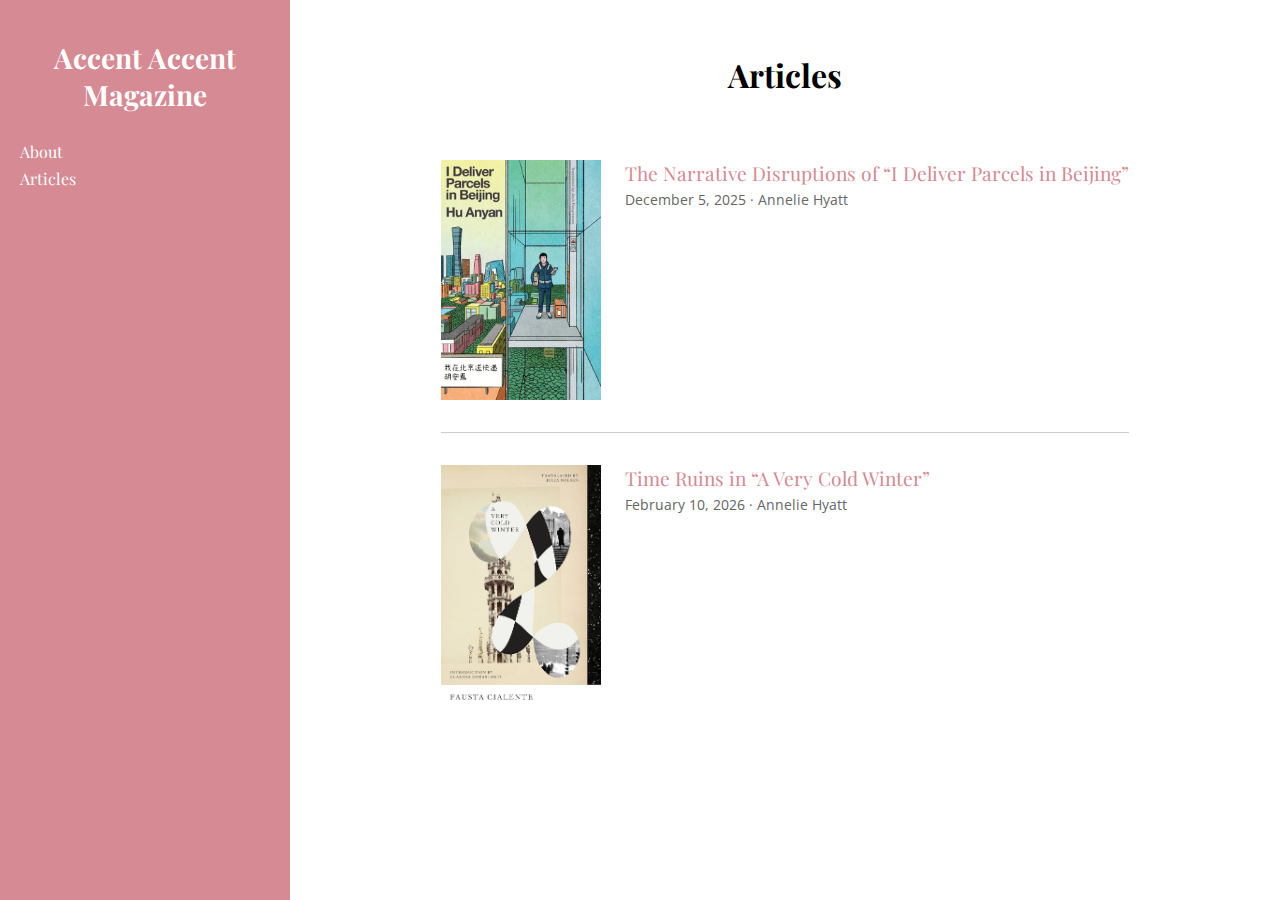
<file: posts/Articles.html>
<!DOCTYPE html>
<html lang="en">
<head>
  <meta charset="UTF-8" />
  <title>Articles - Accent Accent Magazine</title>
  <meta name="viewport" content="width=device-width, initial-scale=1.0" />
  <link href="https://fonts.googleapis.com/css2?family=Open+Sans&family=Playfair+Display&display=swap" rel="stylesheet">

  <style>
    /* === BASE TEMPLATE (same as index) === */
    body {
      margin: 0;
      font-family: 'Open Sans', sans-serif;
      display: flex;
      flex-direction: row;
    }

    .container {
      display: flex;
      width: 100%;
      min-height: 100vh;
    }

    .sidebar {
      width: 250px;
      background-color: #D58A94;
      padding: 20px;
      color: white;
      font-family: 'Playfair Display', serif;
    }

    .sidebar h1 {
      font-size: 28px;
      margin-bottom: 1em;
    }

    .sidebar ul {
      list-style: none;
      padding: 0;
      margin: 0;
    }

    .sidebar ul ul {
      margin-left: 1em;
      display: none;
    }

    .sidebar li:hover > ul {
      display: block;
    }

    .sidebar a {
      color: white;
      text-decoration: none;
      display: block;
      margin: 6px 0;
    }

    .content-wrapper {
      flex-grow: 1;
      display: flex;
      flex-direction: column;
    }

    .content {
      padding: 2em;
      max-width: 900px;
      margin: 0 auto;
    }

    h1 {
      font-family: 'Playfair Display', serif;
      text-align: center;
      margin-bottom: 2em;
    }

    a {
      color: #D58A94;
    }

    hr {
      border: none;
      border-top: 1px solid #ccc;
      margin: 2em 0;
    }

    /* === ARTICLES LIST === */
    .article-entry {
      display: flex;
      gap: 1.5em;
      align-items: flex-start;
    }

    .article-entry img {
      width: 160px;
      height: auto;
      object-fit: cover;
    }

    .article-info a {
      font-family: 'Playfair Display', serif;
      font-size: 1.2em;
      text-decoration: none;
    }

    .article-meta {
      font-size: 0.9em;
      color: #666;
      margin-top: 0.25em;
    }

    /* === MOBILE === */
    @media (max-width: 768px) {
      body {
        flex-direction: column;
      }

      .container {
        flex-direction: column;
      }

      .sidebar {
        width: 100%;
        text-align: center;
      }

      .sidebar nav ul {
        display: flex;
        justify-content: center;
        gap: 1em;
      }

      .sidebar ul ul {
        position: absolute;
        background-color: #c77985;
        padding: 0.5em;
      }

      /* Hide the Articles submenu entirely on small screens */
      .sidebar ul ul {
        display: none !important;
      }

      .article-entry {
        flex-direction: column;
        text-align: center;
        align-items: center;
      }

      .article-entry img {
        width: 100%;
        max-width: 300px;
      }
    }
  </style>
</head>

<body>
  <div class="container">

    <!-- SIDEBAR -->
    <aside class="sidebar">
      <h1>Accent Accent Magazine</h1>
      <nav>
        <ul>
          <li><a href="../index.html">About</a></li>
          <li><a href="articles.html">Articles</a>
            <ul>
              <li><a href="./review-i-deliver-parcels-in-beijing.html">I Deliver Parcels in Beijing</a></li>
              <li><a href="./review-time-ruines-in-a-very-cold-winter.html">A Very Cold Winter</a></li>
            </ul>
          </li>
        </ul>
      </nav>
    </aside>

    <!-- CONTENT -->
    <div class="content-wrapper">
      <main class="content">
        <h1>Articles</h1>

        <div class="article-entry">
          <img src="../images/i-deliver-parcels-in-beijing.webp" alt="">
          <div class="article-info">
            <a href="./review-i-deliver-parcels-in-beijing.html">
              The Narrative Disruptions of “I Deliver Parcels in Beijing”
            </a>
            <div class="article-meta">December 5, 2025 · Annelie Hyatt</div>
          </div>
        </div>

        <hr>

        <div class="article-entry">
          <img src="../images/a-very-cold-winter.jpg" alt="">
          <div class="article-info">
            <a href="./review-time-ruines-in-a-very-cold-winter.html">
              Time Ruins in “A Very Cold Winter”
            </a>
            <div class="article-meta">February 10, 2026 · Annelie Hyatt</div>
          </div>
        </div>

      </main>
    </div>

  </div>
</body>
</html>
</file>
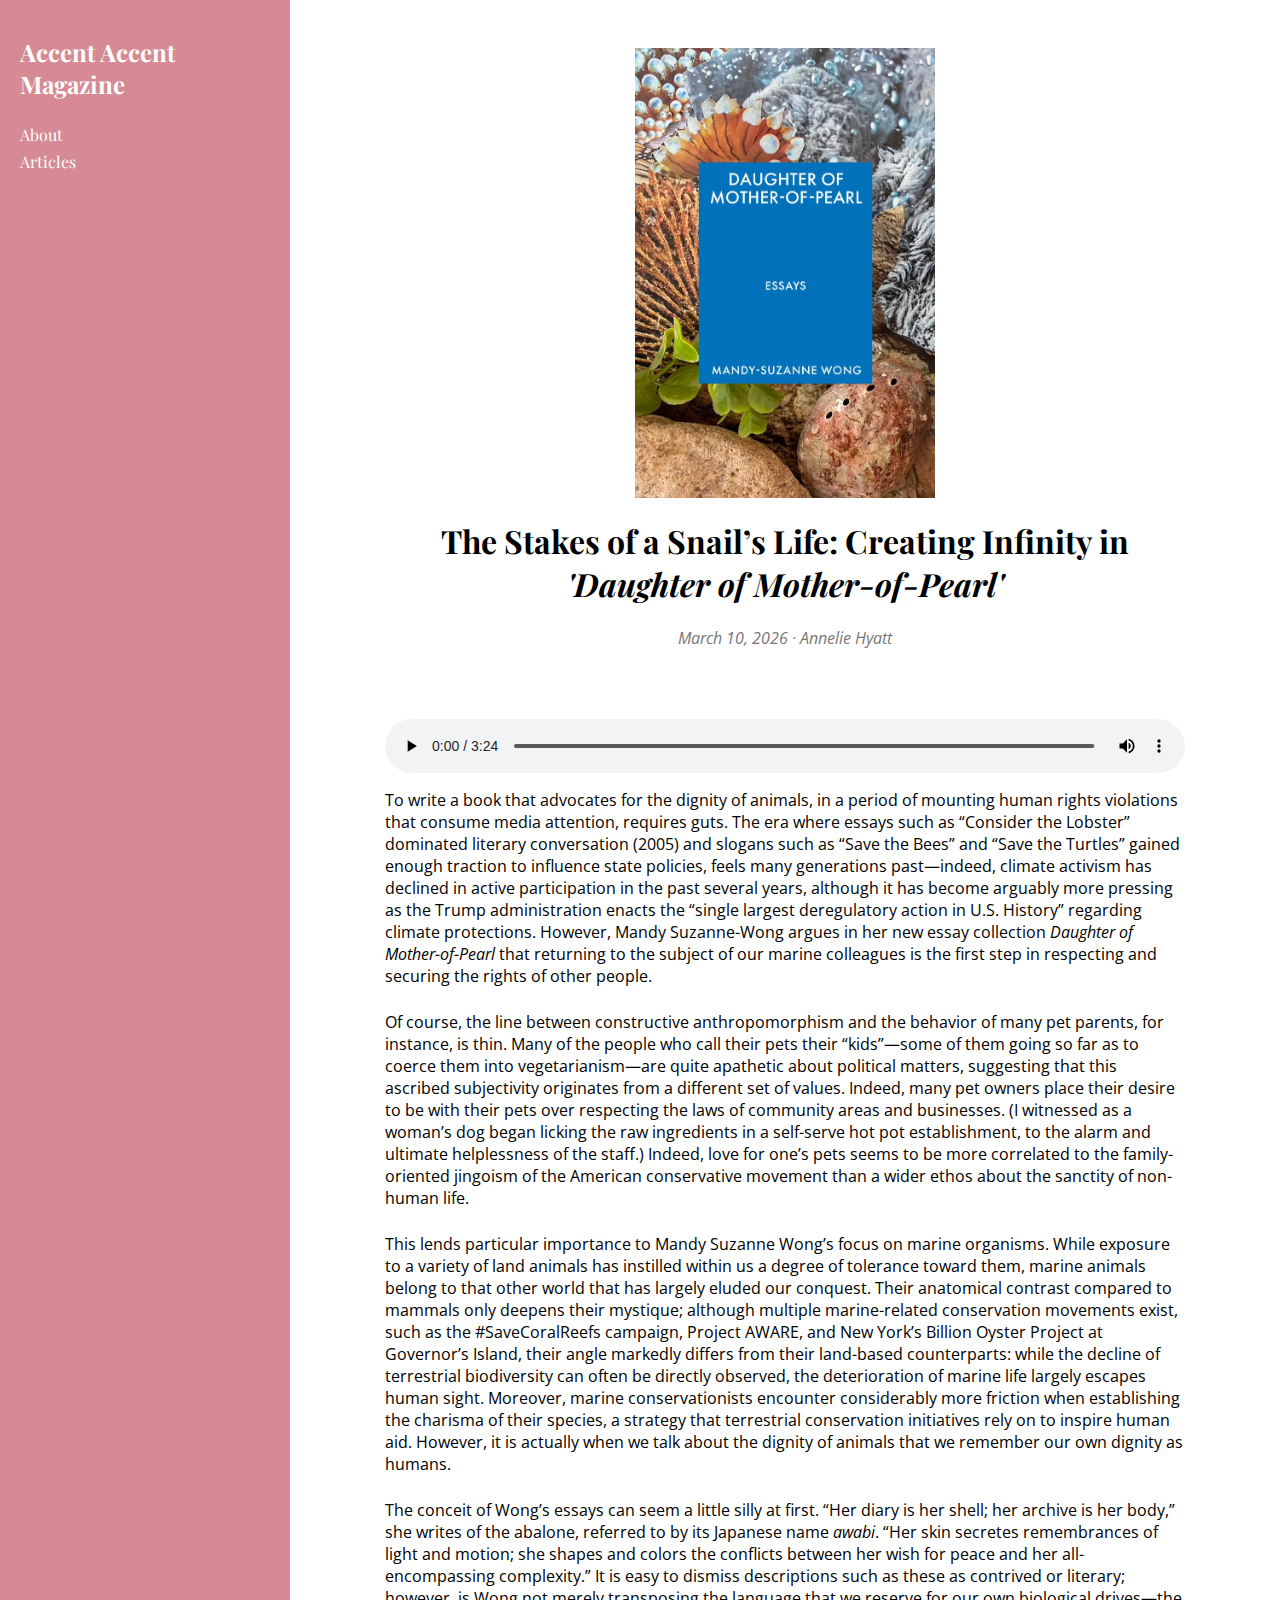
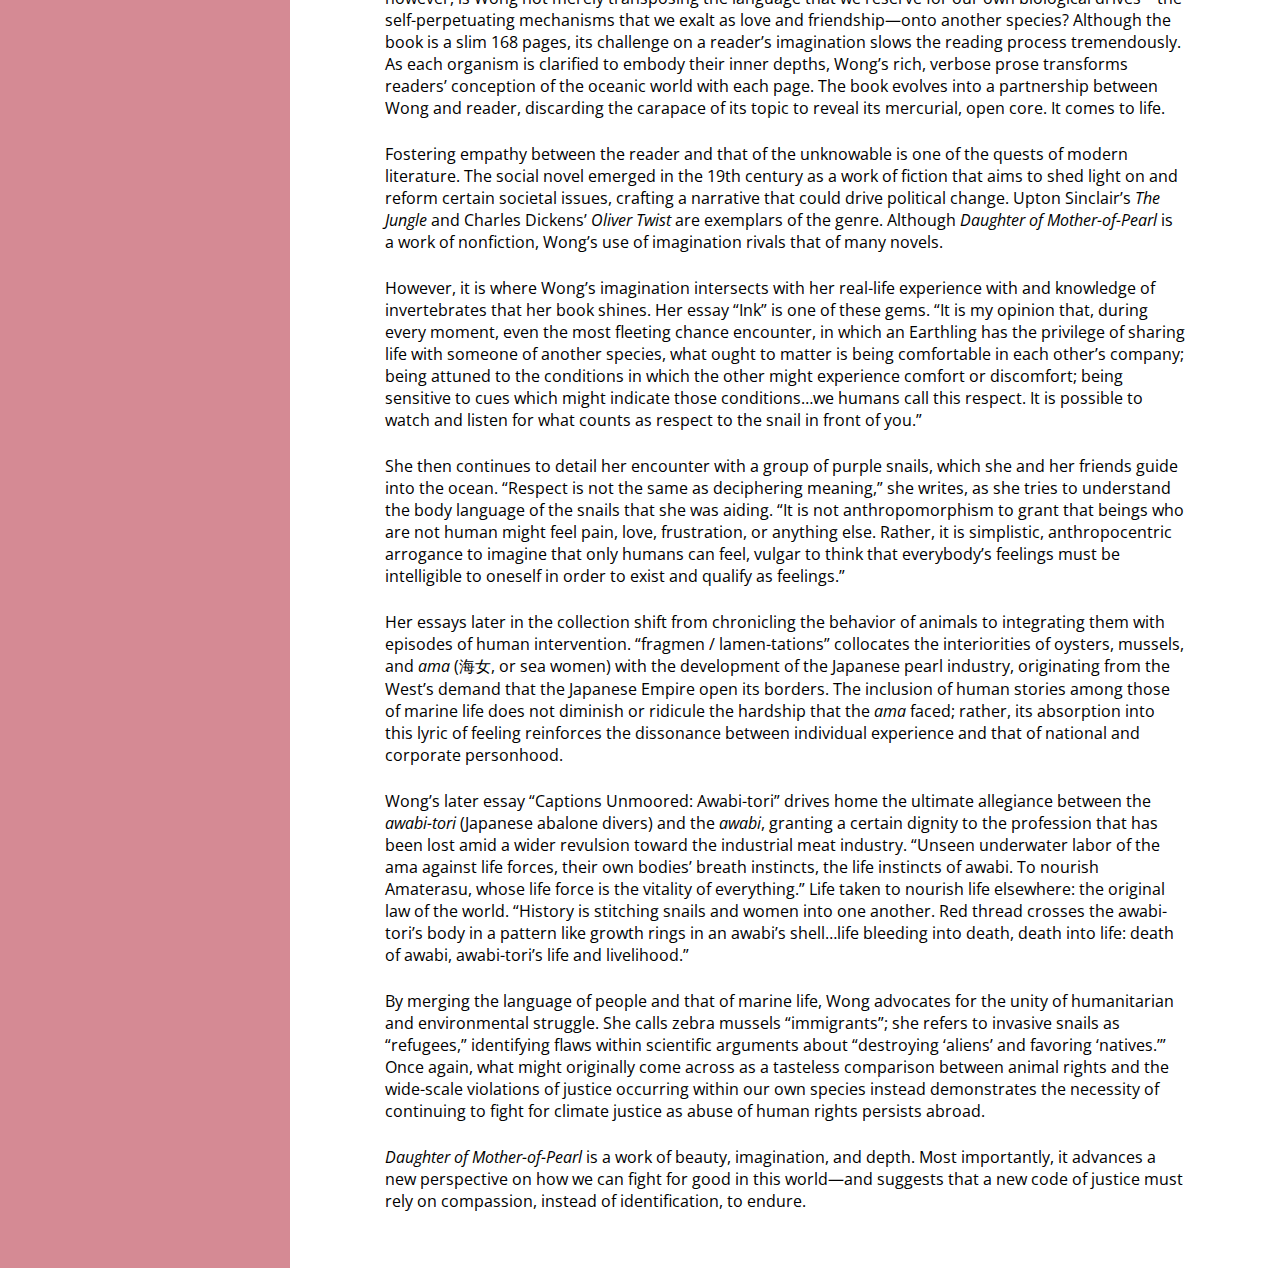
<file: posts/review-daughter-of-mother-of-pearl.html>
<!DOCTYPE html>
<html lang="en">
<head>
  <meta charset="UTF-8" />
  <title>The Stakes of a Snail’s Life: Creating Infinity in 'Daughter Of Mother-of-Pearl'</title>
  <link rel="stylesheet" href="../styles.css" />
  <link href="https://fonts.googleapis.com/css2?family=Open+Sans&family=Playfair+Display&display=swap" rel="stylesheet">
  <style>
  .post-wrapper {
    padding: 2em;
    max-width: 800px;
    margin: 0 auto;
  }

  .post-wrapper h1 {
    font-family: 'Playfair Display', serif;
    text-align: center;
  }

  .post-wrapper p {
    margin-bottom: 1.5em;
  }

  .meta {
    text-align: center;
    color: #777;
    margin-bottom: 1.5em;
    font-style: italic;
  }


  .container {
    display: flex;
    width: 100%;
    min-height: 100vh;
  }

  .sidebar {
    width: 250px;
    background-color: #D58A94;
    padding: 20px;
    color: white;
    font-family: 'Playfair Display', serif;
  }

  .sidebar h1 {
    font-size: 24px;
    margin-bottom: 1em;
  }

  .sidebar ul {
    list-style: none;
    padding: 0;
    margin: 0;
  }

  .sidebar ul ul {
    margin-left: 1em;
    display: none;
  }

  .sidebar li:hover > ul {
    display: block;
  }

  .sidebar a {
    color: white;
    text-decoration: none;
    display: block;
    margin: 6px 0;
  }

  a {
    color: #D58A94;
  }

  /* Responsive styles */
  @media (max-width: 768px) {
    body {
      flex-direction: column;
    }

    .container {
      flex-direction: column;
    }

    .sidebar {
      width: 100%;
      text-align: center;
    }

    .sidebar nav ul {
      display: flex;
      flex-direction: column;
      align-items: center;
      gap: 0.5em;
    }

    .sidebar ul ul {
      position: absolute;
      background-color: #c6717d;
      padding: 0.5em;
      top: 100%;
      z-index: 10;
    }

    .sidebar li {
      position: relative;
    }

    .sidebar li:hover > ul {
      display: block;
    }

    .sidebar h1 {
      margin-bottom: 0.5em;
    }

    /* Hide the Articles submenu entirely on small screens */
    .sidebar ul ul {
      display: none !important;
    }
  }
</style>

</head>
<body>
  <div class="container">
   <aside class="sidebar">
      <h1>Accent Accent Magazine</h1>
      <nav>
        <ul>
          <li><a href="../index.html">About</a></li>
          <li><a href="./Articles.html">Articles</a>
            <ul>
              <li><a href="./review-daughter-of-mother-of-pearl.html">The Stakes of a Snail’s Life: Creating Infinity in 'Daughter of Mother-of-Pearl'</a></li>
              <li><a href="./review-time-ruines-in-a-very-cold-winter.html">Time Ruins in 'A Very Cold Winter'</a></li>
              <li><a href="./review-i-deliver-parcels-in-beijing.html">The Narrative Disruptions of 'I Deliver Parcels in Beijing'</a></li>
            </ul>
          </li>
        </ul>
      </nav>
    </aside>
    <div class="post-wrapper">
     <img class="book-image" src="../images/daughter-of-mother-of-pearl.jpg" alt="Book cover image">

  <h1>The Stakes of a Snail’s Life: Creating Infinity in <em>'Daughter of Mother-of-Pearl'</em></h1>
  <div class="meta">March 10, 2026 · Annelie Hyatt</div>
  <audio controls>
  <source src="../images/recordings/a-very-cold-winter.m4a" type="audio/mpeg">
  Your browser does not support the audio element.
</audio>

  <p>To write a book that advocates for the dignity of animals, in a period of mounting human rights violations that consume media attention, requires guts. The era where essays such as “Consider the Lobster” dominated literary conversation (2005) and slogans such as “Save the Bees” and “Save the Turtles” gained enough traction to influence state policies, feels many generations past—indeed, climate activism has declined in active participation in the past several years, although it has become arguably more pressing as the Trump administration enacts the “single largest deregulatory action in U.S. History” regarding climate protections. However, Mandy Suzanne-Wong argues in her new essay collection <em>Daughter of Mother-of-Pearl</em> that returning to the subject of our marine colleagues is the first step in respecting and securing the rights of other people.</p>

  <p>Of course, the line between constructive anthropomorphism and the behavior of many pet parents, for instance, is thin. Many of the people who call their pets their “kids”—some of them going so far as to coerce them into vegetarianism—are quite apathetic about political matters, suggesting that this ascribed subjectivity originates from a different set of values. Indeed, many pet owners place their desire to be with their pets over respecting the laws of community areas and businesses. (I witnessed as a woman’s dog began licking the raw ingredients in a self-serve hot pot establishment, to the alarm and ultimate helplessness of the staff.) Indeed, love for one’s pets seems to be more correlated to the family-oriented jingoism of the American conservative movement than a wider ethos about the sanctity of non-human life.</p>

  <p>This lends particular importance to Mandy Suzanne Wong’s focus on marine organisms. While exposure to a variety of land animals has instilled within us a degree of tolerance toward them, marine animals belong to that other world that has largely eluded our conquest. Their anatomical contrast compared to mammals only deepens their mystique; although multiple marine-related conservation movements exist, such as the #SaveCoralReefs campaign, Project AWARE, and New York’s Billion Oyster Project at Governor’s Island, their angle markedly differs from their land-based counterparts: while the decline of terrestrial biodiversity can often be directly observed, the deterioration of marine life largely escapes human sight. Moreover, marine conservationists encounter considerably more friction when establishing the charisma of their species, a strategy that terrestrial conservation initiatives rely on to inspire human aid. However, it is actually when we talk about the dignity of animals that we remember our own dignity as humans.</p>

  <p>The conceit of Wong’s essays can seem a little silly at first. “Her diary is her shell; her archive is her body,” she writes of the abalone, referred to by its Japanese name <em>awabi</em>. “Her skin secretes remembrances of light and motion; she shapes and colors the conflicts between her wish for peace and her all-encompassing complexity.” It is easy to dismiss descriptions such as these as contrived or literary; however, is Wong not merely transposing the language that we reserve for our own biological drives—the self-perpetuating mechanisms that we exalt as love and friendship—onto another species? Although the book is a slim 168 pages, its challenge on a reader’s imagination slows the reading process tremendously. As each organism is clarified to embody their inner depths, Wong’s rich, verbose prose transforms readers’ conception of the oceanic world with each page. The book evolves into a partnership between Wong and reader, discarding the carapace of its topic to reveal its mercurial, open core. It comes to life.</p>

  <p>Fostering empathy between the reader and that of the unknowable is one of the quests of modern literature. The social novel emerged in the 19th century as a work of fiction that aims to shed light on and reform certain societal issues, crafting a narrative that could drive political change. Upton Sinclair’s <em>The Jungle</em> and Charles Dickens’ <em>Oliver Twist</em> are exemplars of the genre. Although <em>Daughter of Mother-of-Pearl</em> is a work of nonfiction, Wong’s use of imagination rivals that of many novels.</p>

  <p>However, it is where Wong’s imagination intersects with her real-life experience with and knowledge of invertebrates that her book shines. Her essay “Ink” is one of these gems. “It is my opinion that, during every moment, even the most fleeting chance encounter, in which an Earthling has the privilege of sharing life with someone of another species, what ought to matter is being comfortable in each other’s company; being attuned to the conditions in which the other might experience comfort or discomfort; being sensitive to cues which might indicate those conditions…we humans call this respect. It is possible to watch and listen for what counts as respect to the snail in front of you.”</p>

  <p>She then continues to detail her encounter with a group of purple snails, which she and her friends guide into the ocean. “Respect is not the same as deciphering meaning,” she writes, as she tries to understand the body language of the snails that she was aiding. “It is not anthropomorphism to grant that beings who are not human might feel pain, love, frustration, or anything else. Rather, it is simplistic, anthropocentric arrogance to imagine that only humans can feel, vulgar to think that everybody’s feelings must be intelligible to oneself in order to exist and qualify as feelings.”</p>

  <p>Her essays later in the collection shift from chronicling the behavior of animals to integrating them with episodes of human intervention. “fragmen / lamen-tations” collocates the interiorities of oysters, mussels, and <em>ama</em> (海女, or sea women) with the development of the Japanese pearl industry, originating from the West’s demand that the Japanese Empire open its borders. The inclusion of human stories among those of marine life does not diminish or ridicule the hardship that the <em>ama</em> faced; rather, its absorption into this lyric of feeling reinforces the dissonance between individual experience and that of national and corporate personhood.</p>

  <p>Wong’s later essay “Captions Unmoored: Awabi-tori” drives home the ultimate allegiance between the <em>awabi-tori</em> (Japanese abalone divers) and the <em>awabi</em>, granting a certain dignity to the profession that has been lost amid a wider revulsion toward the industrial meat industry. “Unseen underwater labor of the ama against life forces, their own bodies’ breath instincts, the life instincts of awabi. To nourish Amaterasu, whose life force is the vitality of everything.” Life taken to nourish life elsewhere: the original law of the world. “History is stitching snails and women into one another. Red thread crosses the awabi-tori’s body in a pattern like growth rings in an awabi’s shell…life bleeding into death, death into life: death of awabi, awabi-tori’s life and livelihood.”</p>

  <p>By merging the language of people and that of marine life, Wong advocates for the unity of humanitarian and environmental struggle. She calls zebra mussels “immigrants”; she refers to invasive snails as “refugees,” identifying flaws within scientific arguments about “destroying ‘aliens’ and favoring ‘natives.’” Once again, what might originally come across as a tasteless comparison between animal rights and the wide-scale violations of justice occurring within our own species instead demonstrates the necessity of continuing to fight for climate justice as abuse of human rights persists abroad.</p>

  <p><em>Daughter of Mother-of-Pearl</em> is a work of beauty, imagination, and depth. Most importantly, it advances a new perspective on how we can fight for good in this world—and suggests that a new code of justice must rely on compassion, instead of identification, to endure.</p>

</div>
  </div>
</body>
</html>
</file>
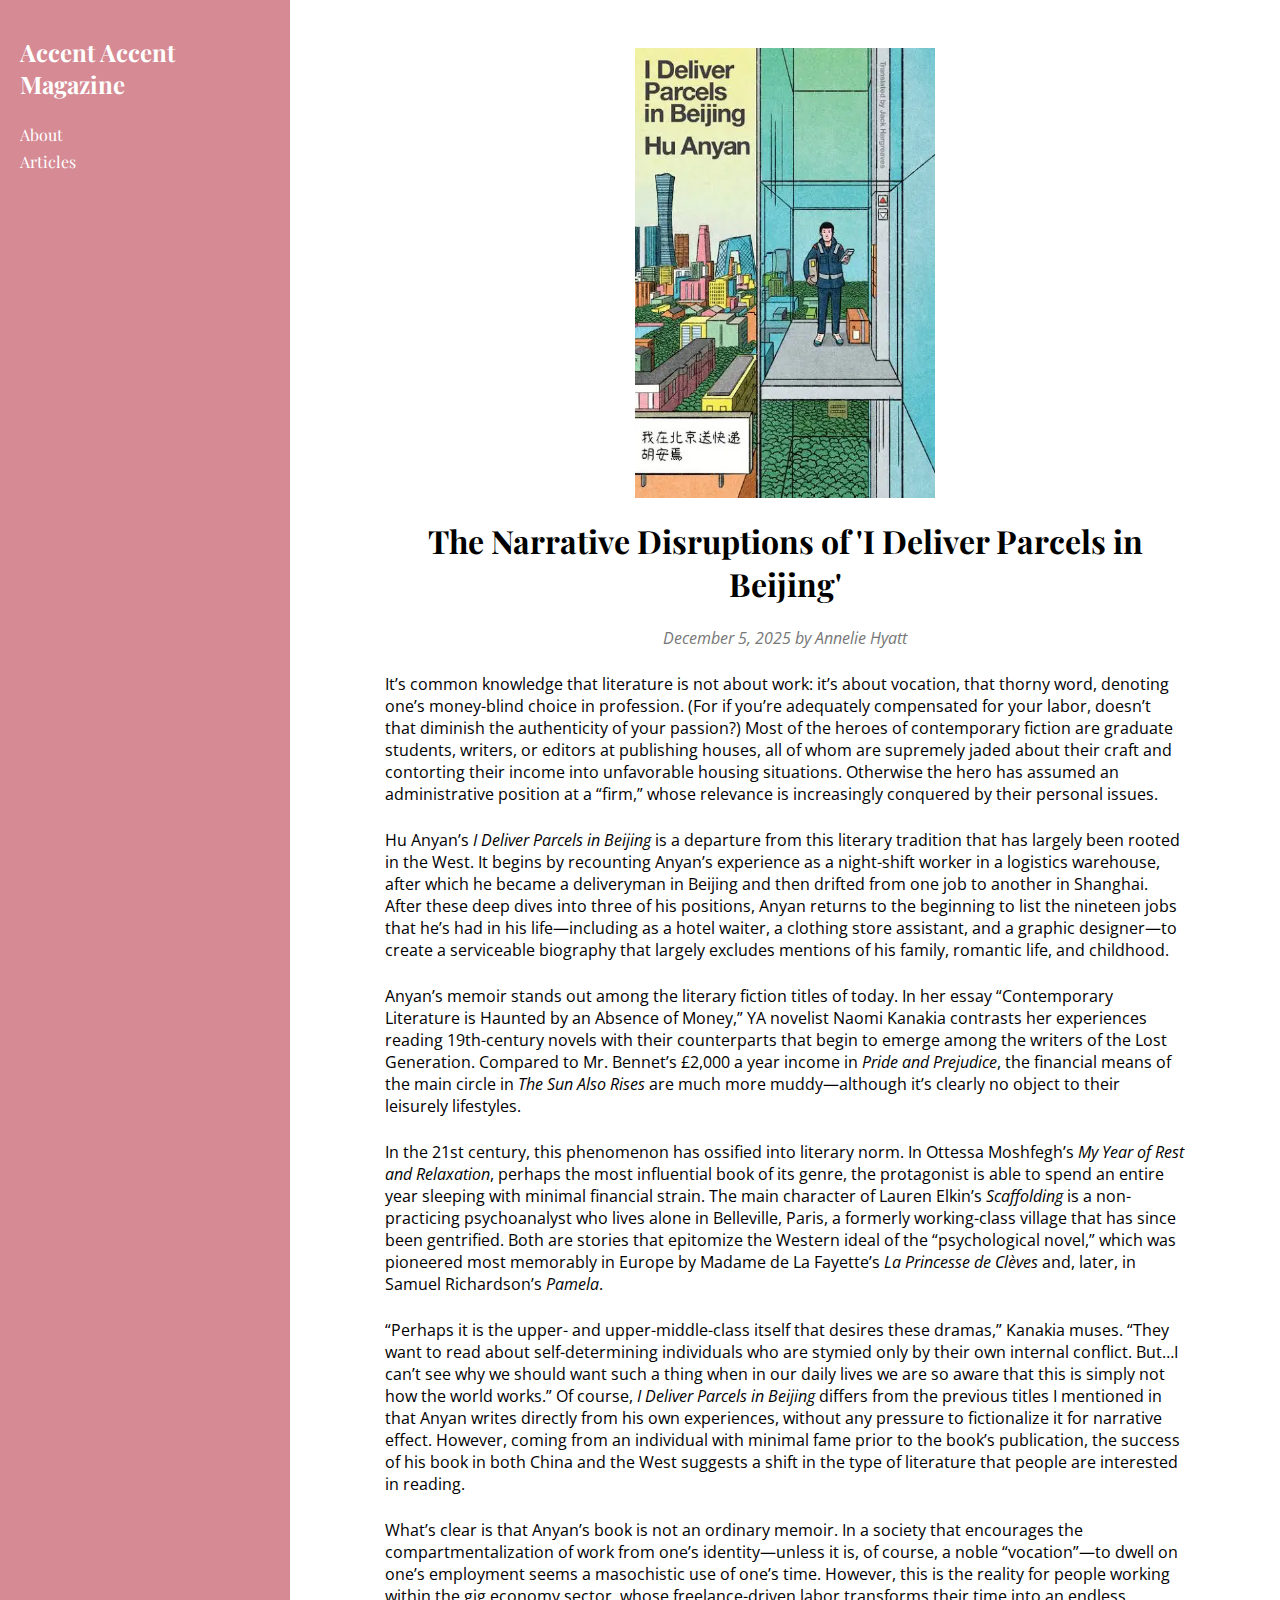
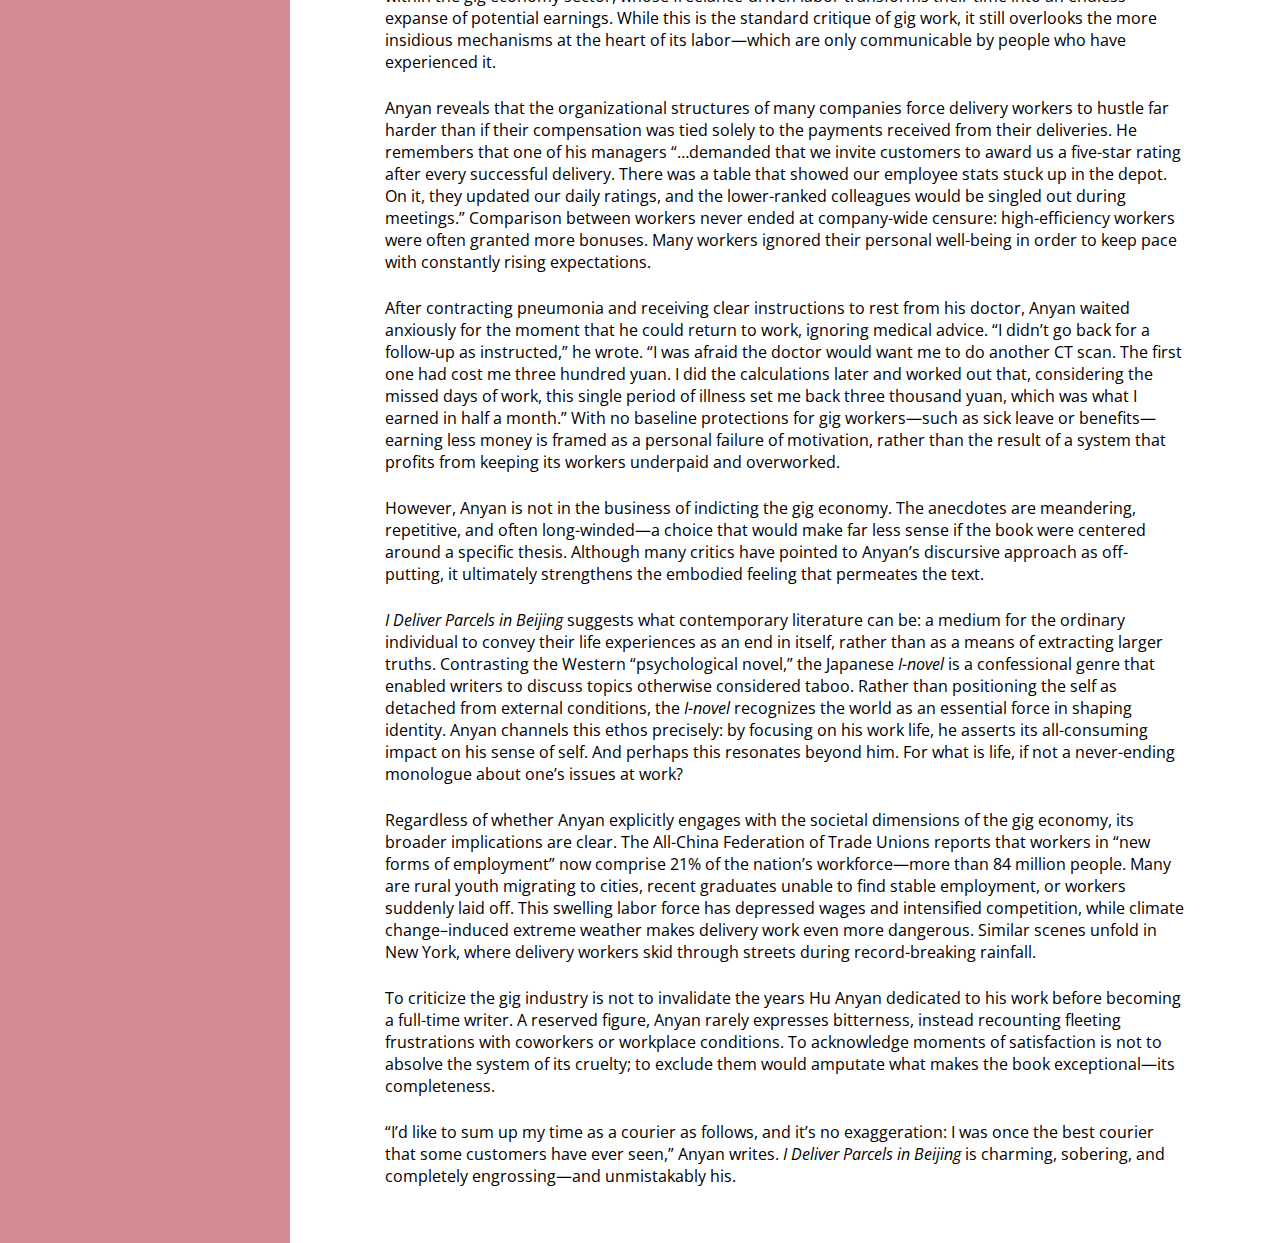
<file: posts/review-i-deliver-parcels-in-beijing.html>
<!DOCTYPE html>
<html lang="en">
<head>
  <meta charset="UTF-8" />
  <title>The Narrative Disruptions of 'I Deliver Parcels in Beijing'</title>
  <link rel="stylesheet" href="../styles.css" />
  <link href="https://fonts.googleapis.com/css2?family=Open+Sans&family=Playfair+Display&display=swap" rel="stylesheet">
  <style>
  .post-wrapper {
    padding: 2em;
    max-width: 800px;
    margin: 0 auto;
  }

  .post-wrapper h1 {
    font-family: 'Playfair Display', serif;
    text-align: center;
  }

  .post-wrapper p {
    margin-bottom: 1.5em;
  }

  .meta {
    text-align: center;
    color: #777;
    margin-bottom: 1.5em;
    font-style: italic;
  }


  .container {
    display: flex;
    width: 100%;
    min-height: 100vh;
  }

  .sidebar {
    width: 250px;
    background-color: #D58A94;
    padding: 20px;
    color: white;
    font-family: 'Playfair Display', serif;
  }

  .sidebar h1 {
    font-size: 24px;
    margin-bottom: 1em;
  }

  .sidebar ul {
    list-style: none;
    padding: 0;
    margin: 0;
  }

  .sidebar ul ul {
    margin-left: 1em;
    display: none;
  }

  .sidebar li:hover > ul {
    display: block;
  }

  .sidebar a {
    color: white;
    text-decoration: none;
    display: block;
    margin: 6px 0;
  }

  a {
    color: #D58A94;
  }

  /* Responsive styles */
  @media (max-width: 768px) {
    body {
      flex-direction: column;
    }

    .container {
      flex-direction: column;
    }

    .sidebar {
      width: 100%;
      text-align: center;
    }

    .sidebar nav ul {
      display: flex;
      flex-direction: column;
      align-items: center;
      gap: 0.5em;
    }

    .sidebar ul ul {
      position: absolute;
      background-color: #c6717d;
      padding: 0.5em;
      top: 100%;
      z-index: 10;
    }

    .sidebar li {
      position: relative;
    }

    .sidebar li:hover > ul {
      display: block;
    }

    .sidebar h1 {
      margin-bottom: 0.5em;
    }

    /* Hide the Articles submenu entirely on small screens */
    .sidebar ul ul {
      display: none !important;
    }
  }
</style>

</head>
<body>
  <div class="container">
   <aside class="sidebar">
      <h1>Accent Accent Magazine</h1>
      <nav>
        <ul>
          <li><a href="../index.html">About</a></li>
          <li><a href="./Articles.html">Articles</a>
            <ul>
              <li><a href="./review-i-deliver-parcels-in-beijing.html">The Narrative Disruptions of 'I Deliver Parcels in Beijing'</a></li>
              <li><a href="./review-time-ruines-in-a-very-cold-winter.html">Time Ruins in 'A Very Cold Winter'</a></li>
            </ul>
          </li>
        </ul>
      </nav>
    </aside>
    <div class="post-wrapper">
     <img class="book-image" src="../images/i-deliver-parcels-in-beijing.webp" alt="Book cover image">

      <h1>The Narrative Disruptions of 'I Deliver Parcels in Beijing'</h1>
      <div class="meta">December 5, 2025 by Annelie Hyatt</div>

      <p>It’s common knowledge that literature is not about work: it’s about vocation, that thorny word, denoting one’s money-blind choice in profession. (For if you’re adequately compensated for your labor, doesn’t that diminish the authenticity of your passion?) Most of the heroes of contemporary fiction are graduate students, writers, or editors at publishing houses, all of whom are supremely jaded about their craft and contorting their income into unfavorable housing situations. Otherwise the hero has assumed an administrative position at a “firm,” whose relevance is increasingly conquered by their personal issues.</p>

      <p>Hu Anyan’s <em>I Deliver Parcels in Beijing</em> is a departure from this literary tradition that has largely been rooted in the West. It begins by recounting Anyan’s experience as a night-shift worker in a logistics warehouse, after which he became a deliveryman in Beijing and then drifted from one job to another in Shanghai. After these deep dives into three of his positions, Anyan returns to the beginning to list the nineteen jobs that he’s had in his life—including as a hotel waiter, a clothing store assistant, and a graphic designer—to create a serviceable biography that largely excludes mentions of his family, romantic life, and childhood.</p>

      <p>Anyan’s memoir stands out among the literary fiction titles of today. In her essay “Contemporary Literature is Haunted by an Absence of Money,” YA novelist Naomi Kanakia contrasts her experiences reading 19th-century novels with their counterparts that begin to emerge among the writers of the Lost Generation. Compared to Mr. Bennet’s £2,000 a year income in <em>Pride and Prejudice</em>, the financial means of the main circle in <em>The Sun Also Rises</em> are much more muddy—although it’s clearly no object to their leisurely lifestyles.</p>

      <p>In the 21st century, this phenomenon has ossified into literary norm. In Ottessa Moshfegh’s <em>My Year of Rest and Relaxation</em>, perhaps the most influential book of its genre, the protagonist is able to spend an entire year sleeping with minimal financial strain. The main character of Lauren Elkin’s <em>Scaffolding</em> is a non-practicing psychoanalyst who lives alone in Belleville, Paris, a formerly working-class village that has since been gentrified. Both are stories that epitomize the Western ideal of the “psychological novel,” which was pioneered most memorably in Europe by Madame de La Fayette’s <em>La Princesse de Clèves</em> and, later, in Samuel Richardson’s <em>Pamela</em>.</p>

      <p>“Perhaps it is the upper- and upper-middle-class itself that desires these dramas,” Kanakia muses. “They want to read about self-determining individuals who are stymied only by their own internal conflict. But…I can’t see why we should want such a thing when in our daily lives we are so aware that this is simply not how the world works.” Of course, <em>I Deliver Parcels in Beijing</em> differs from the previous titles I mentioned in that Anyan writes directly from his own experiences, without any pressure to fictionalize it for narrative effect. However, coming from an individual with minimal fame prior to the book’s publication, the success of his book in both China and the West suggests a shift in the type of literature that people are interested in reading.</p>

      <p>What’s clear is that Anyan’s book is not an ordinary memoir. In a society that encourages the compartmentalization of work from one’s identity—unless it is, of course, a noble “vocation”—to dwell on one’s employment seems a masochistic use of one’s time. However, this is the reality for people working within the gig economy sector, whose freelance-driven labor transforms their time into an endless expanse of potential earnings. While this is the standard critique of gig work, it still overlooks the more insidious mechanisms at the heart of its labor—which are only communicable by people who have experienced it.</p>

      <p>Anyan reveals that the organizational structures of many companies force delivery workers to hustle far harder than if their compensation was tied solely to the payments received from their deliveries. He remembers that one of his managers “…demanded that we invite customers to award us a five-star rating after every successful delivery. There was a table that showed our employee stats stuck up in the depot. On it, they updated our daily ratings, and the lower-ranked colleagues would be singled out during meetings.” Comparison between workers never ended at company-wide censure: high-efficiency workers were often granted more bonuses. Many workers ignored their personal well-being in order to keep pace with constantly rising expectations.</p>

      <p>After contracting pneumonia and receiving clear instructions to rest from his doctor, Anyan waited anxiously for the moment that he could return to work, ignoring medical advice. “I didn’t go back for a follow-up as instructed,” he wrote. “I was afraid the doctor would want me to do another CT scan. The first one had cost me three hundred yuan. I did the calculations later and worked out that, considering the missed days of work, this single period of illness set me back three thousand yuan, which was what I earned in half a month.” With no baseline protections for gig workers—such as sick leave or benefits—earning less money is framed as a personal failure of motivation, rather than the result of a system that profits from keeping its workers underpaid and overworked.</p>

      <p>However, Anyan is not in the business of indicting the gig economy. The anecdotes are meandering, repetitive, and often long-winded—a choice that would make far less sense if the book were centered around a specific thesis. Although many critics have pointed to Anyan’s discursive approach as off-putting, it ultimately strengthens the embodied feeling that permeates the text.</p>

      <p><em>I Deliver Parcels in Beijing</em> suggests what contemporary literature can be: a medium for the ordinary individual to convey their life experiences as an end in itself, rather than as a means of extracting larger truths. Contrasting the Western “psychological novel,” the Japanese <em>I-novel</em> is a confessional genre that enabled writers to discuss topics otherwise considered taboo. Rather than positioning the self as detached from external conditions, the <em>I-novel</em> recognizes the world as an essential force in shaping identity. Anyan channels this ethos precisely: by focusing on his work life, he asserts its all-consuming impact on his sense of self. And perhaps this resonates beyond him. For what is life, if not a never-ending monologue about one’s issues at work?</p>

      <p>Regardless of whether Anyan explicitly engages with the societal dimensions of the gig economy, its broader implications are clear. The All-China Federation of Trade Unions reports that workers in “new forms of employment” now comprise 21% of the nation’s workforce—more than 84 million people. Many are rural youth migrating to cities, recent graduates unable to find stable employment, or workers suddenly laid off. This swelling labor force has depressed wages and intensified competition, while climate change–induced extreme weather makes delivery work even more dangerous. Similar scenes unfold in New York, where delivery workers skid through streets during record-breaking rainfall.</p>

      <p>To criticize the gig industry is not to invalidate the years Hu Anyan dedicated to his work before becoming a full-time writer. A reserved figure, Anyan rarely expresses bitterness, instead recounting fleeting frustrations with coworkers or workplace conditions. To acknowledge moments of satisfaction is not to absolve the system of its cruelty; to exclude them would amputate what makes the book exceptional—its completeness.</p>

      <p>“I’d like to sum up my time as a courier as follows, and it’s no exaggeration: I was once the best courier that some customers have ever seen,” Anyan writes. <em>I Deliver Parcels in Beijing</em> is charming, sobering, and completely engrossing—and unmistakably his.</p>
    </div>
  </div>
</body>
</html>
</file>
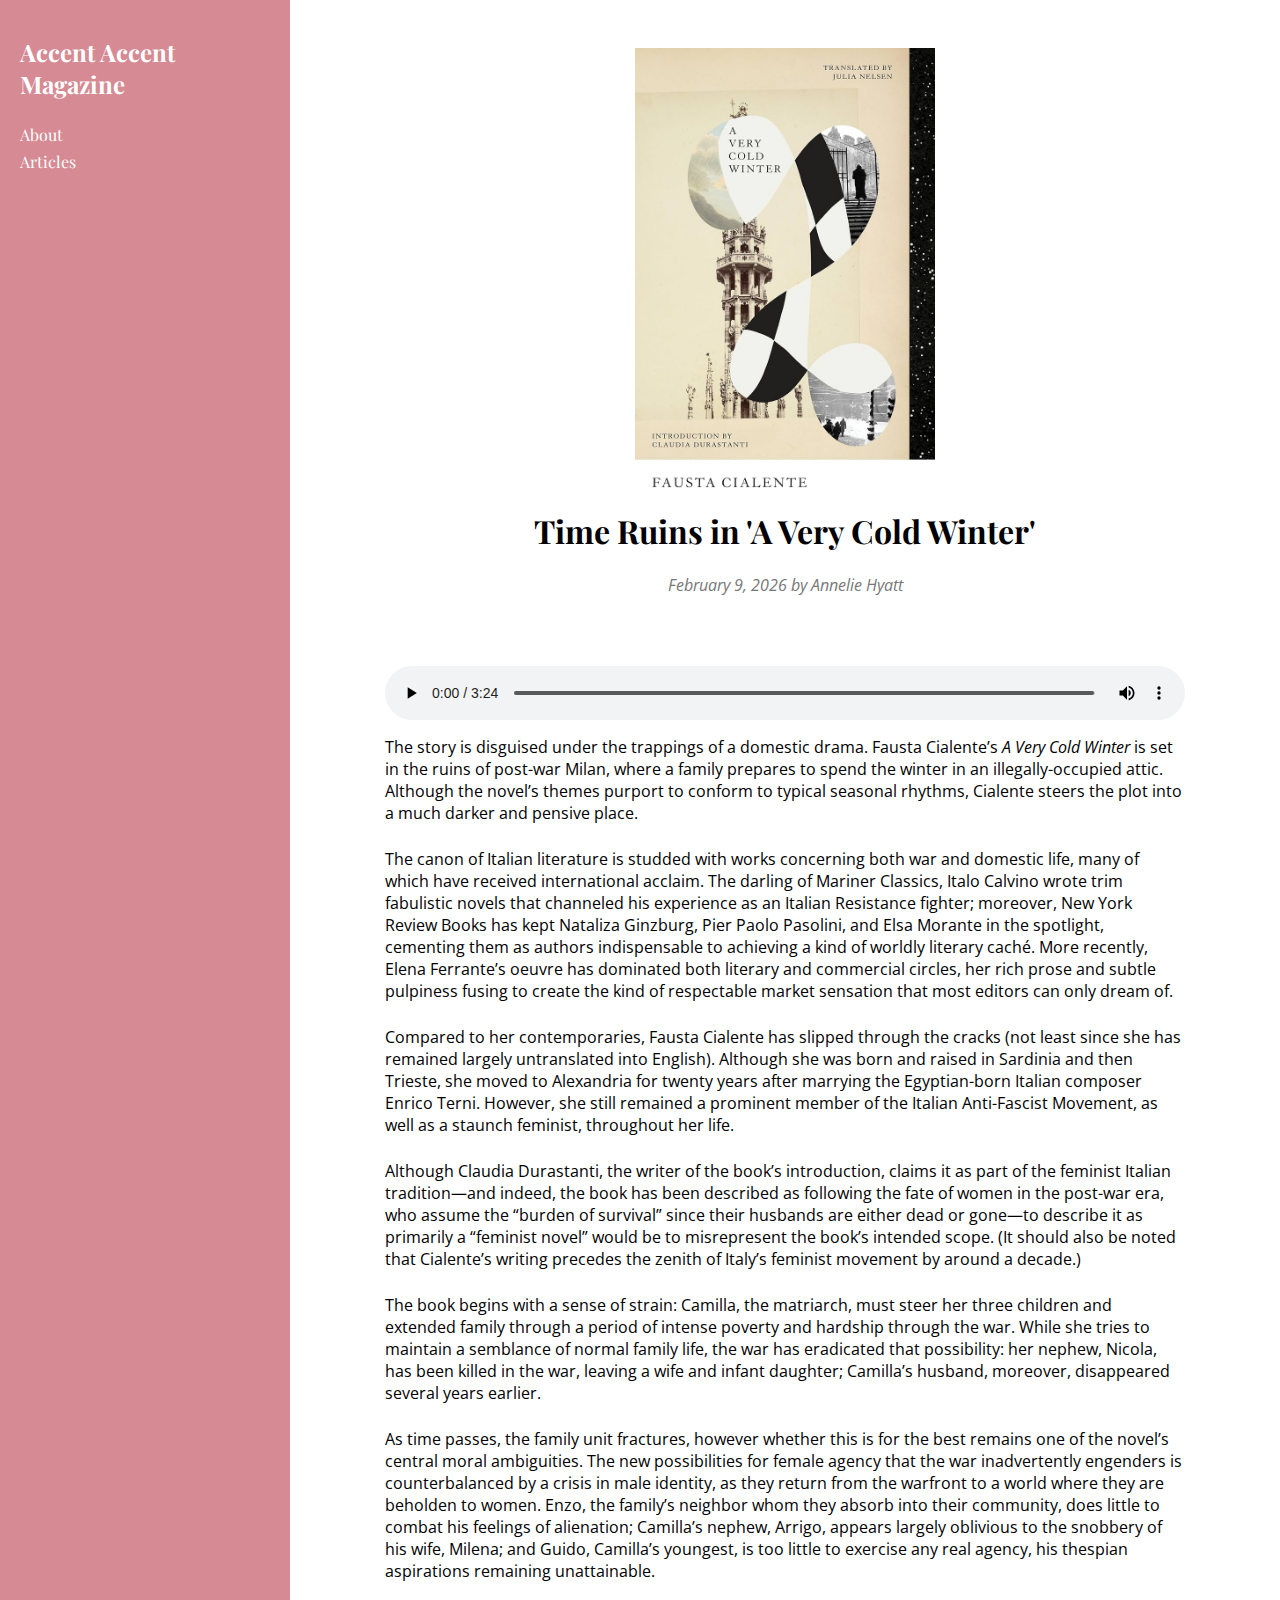
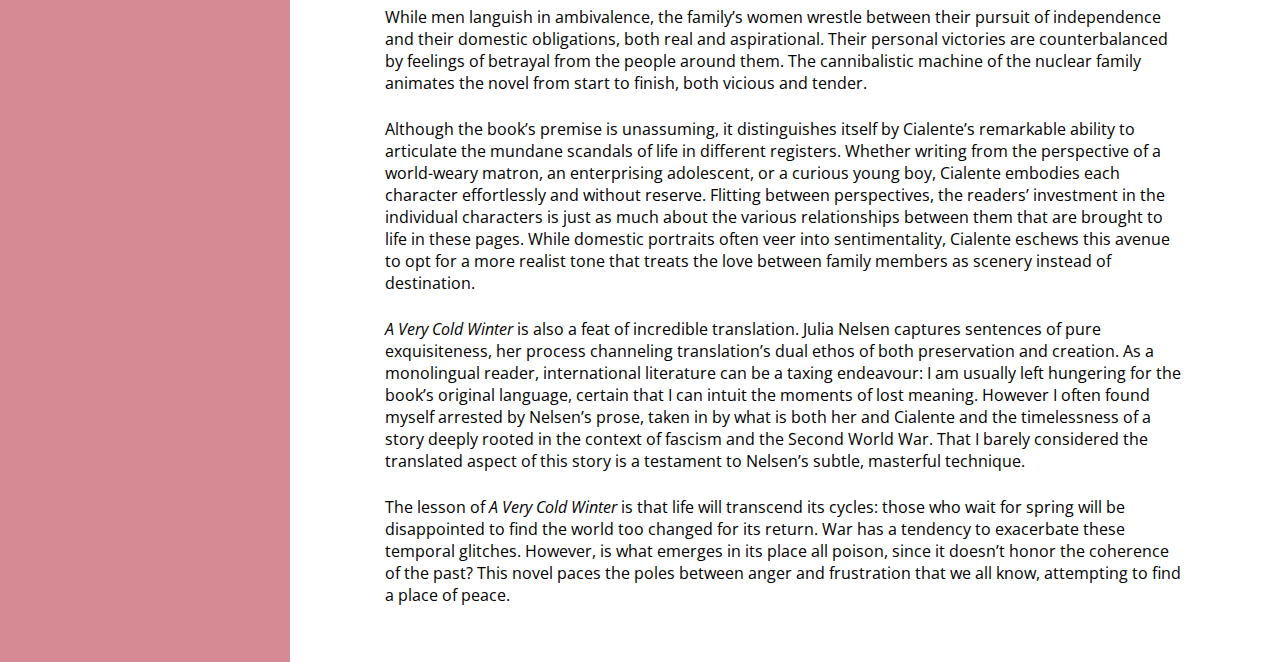
<file: posts/review-time-ruines-in-a-very-cold-winter.html>
<!DOCTYPE html>
<html lang="en">
<head>
  <meta charset="UTF-8" />
  <title>The Narrative Disruptions of 'I Deliver Parcels in Beijing'</title>
  <link rel="stylesheet" href="../styles.css" />
  <link href="https://fonts.googleapis.com/css2?family=Open+Sans&family=Playfair+Display&display=swap" rel="stylesheet">
  <style>
  .post-wrapper {
    padding: 2em;
    max-width: 800px;
    margin: 0 auto;
  }

  .post-wrapper h1 {
    font-family: 'Playfair Display', serif;
    text-align: center;
  }

  .post-wrapper p {
    margin-bottom: 1.5em;
  }

  .meta {
    text-align: center;
    color: #777;
    margin-bottom: 1.5em;
    font-style: italic;
  }


  .container {
    display: flex;
    width: 100%;
    min-height: 100vh;
  }

  .sidebar {
    width: 250px;
    background-color: #D58A94;
    padding: 20px;
    color: white;
    font-family: 'Playfair Display', serif;
  }

  .sidebar h1 {
    font-size: 24px;
    margin-bottom: 1em;
  }

  .sidebar ul {
    list-style: none;
    padding: 0;
    margin: 0;
  }

  .sidebar ul ul {
    margin-left: 1em;
    display: none;
  }

  .sidebar li:hover > ul {
    display: block;
  }

  .sidebar a {
    color: white;
    text-decoration: none;
    display: block;
    margin: 6px 0;
  }

  a {
    color: #D58A94;
  }

  /* Responsive styles */
  @media (max-width: 768px) {
    body {
      flex-direction: column;
    }

    .container {
      flex-direction: column;
    }

    .sidebar {
      width: 100%;
      text-align: center;
    }

    .sidebar nav ul {
      display: flex;
      flex-direction: column;
      align-items: center;
      gap: 0.5em;
    }

    .sidebar ul ul {
      position: absolute;
      background-color: #c6717d;
      padding: 0.5em;
      top: 100%;
      z-index: 10;
    }

    .sidebar li {
      position: relative;
    }

    .sidebar li:hover > ul {
      display: block;
    }

    .sidebar h1 {
      margin-bottom: 0.5em;
    }

    /* Hide the Articles submenu entirely on small screens */
    .sidebar ul ul {
      display: none !important;
    }
  }
  </style>
</head>
<body>
  <div class="container">
   <aside class="sidebar">
      <h1>Accent Accent Magazine</h1>
      <nav>
        <ul>
          <li><a href="../index.html">About</a></li>
          <li><a href="./Articles.html">Articles</a>
            <ul>
              <li><a href="./review-i-deliver-parcels-in-beijing.html">The Narrative Disruptions of 'I Deliver Parcels in Beijing'</a></li>
              <li><a href="./review-time-ruines-in-a-very-cold-winter.html">Time Ruins in 'A Very Cold Winter'</a></li>
            </ul>
          </li>
        </ul>
      </nav>
    </aside>
    <div class="post-wrapper">
     <img class="book-image" src="../images/a-very-cold-winter.jpg" alt="Book cover image">

      <h1>Time Ruins in 'A Very Cold Winter'</h1>
      <div class="meta">February 9, 2026 by Annelie Hyatt</div>
      <audio controls>
  <source src="../images/recordings/a-very-cold-winter.m4a" type="audio/mpeg">
  Your browser does not support the audio element.
</audio>
  <p>The story is disguised under the trappings of a domestic drama. Fausta Cialente’s <em>A Very Cold Winter</em> is set in the ruins of post-war Milan, where a family prepares to spend the winter in an illegally-occupied attic. Although the novel’s themes purport to conform to typical seasonal rhythms, Cialente steers the plot into a much darker and pensive place.</p>

  <p>The canon of Italian literature is studded with works concerning both war and domestic life, many of which have received international acclaim. The darling of Mariner Classics, Italo Calvino wrote trim fabulistic novels that channeled his experience as an Italian Resistance fighter; moreover, New York Review Books has kept Nataliza Ginzburg, Pier Paolo Pasolini, and Elsa Morante in the spotlight, cementing them as authors indispensable to achieving a kind of worldly literary caché. More recently, Elena Ferrante’s oeuvre has dominated both literary and commercial circles, her rich prose and subtle pulpiness fusing to create the kind of respectable market sensation that most editors can only dream of.</p>

  <p>Compared to her contemporaries, Fausta Cialente has slipped through the cracks (not least since she has remained largely untranslated into English). Although she was born and raised in Sardinia and then Trieste, she moved to Alexandria for twenty years after marrying the Egyptian-born Italian composer Enrico Terni. However, she still remained a prominent member of the Italian Anti-Fascist Movement, as well as a staunch feminist, throughout her life.</p>

  <p>Although Claudia Durastanti, the writer of the book’s introduction, claims it as part of the feminist Italian tradition—and indeed, the book has been described as following the fate of women in the post-war era, who assume the “burden of survival” since their husbands are either dead or gone—to describe it as primarily a “feminist novel” would be to misrepresent the book’s intended scope. (It should also be noted that Cialente’s writing precedes the zenith of Italy’s feminist movement by around a decade.)</p>

  <p>The book begins with a sense of strain: Camilla, the matriarch, must steer her three children and extended family through a period of intense poverty and hardship through the war. While she tries to maintain a semblance of normal family life, the war has eradicated that possibility: her nephew, Nicola, has been killed in the war, leaving a wife and infant daughter; Camilla’s husband, moreover, disappeared several years earlier.</p>

  <p>As time passes, the family unit fractures, however whether this is for the best remains one of the novel’s central moral ambiguities. The new possibilities for female agency that the war inadvertently engenders is counterbalanced by a crisis in male identity, as they return from the warfront to a world where they are beholden to women. Enzo, the family’s neighbor whom they absorb into their community, does little to combat his feelings of alienation; Camilla’s nephew, Arrigo, appears largely oblivious to the snobbery of his wife, Milena; and Guido, Camilla’s youngest, is too little to exercise any real agency, his thespian aspirations remaining unattainable.</p>

  <p>While men languish in ambivalence, the family’s women wrestle between their pursuit of independence and their domestic obligations, both real and aspirational. Their personal victories are counterbalanced by feelings of betrayal from the people around them. The cannibalistic machine of the nuclear family animates the novel from start to finish, both vicious and tender.</p>

  <p>Although the book’s premise is unassuming, it distinguishes itself by Cialente’s remarkable ability to articulate the mundane scandals of life in different registers. Whether writing from the perspective of a world-weary matron, an enterprising adolescent, or a curious young boy, Cialente embodies each character effortlessly and without reserve. Flitting between perspectives, the readers’ investment in the individual characters is just as much about the various relationships between them that are brought to life in these pages. While domestic portraits often veer into sentimentality, Cialente eschews this avenue to opt for a more realist tone that treats the love between family members as scenery instead of destination.</p>

  <p><em>A Very Cold Winter</em> is also a feat of incredible translation. Julia Nelsen captures sentences of pure exquisiteness, her process channeling translation’s dual ethos of both preservation and creation. As a monolingual reader, international literature can be a taxing endeavour: I am usually left hungering for the book’s original language, certain that I can intuit the moments of lost meaning. However I often found myself arrested by Nelsen’s prose, taken in by what is both her and Cialente and the timelessness of a story deeply rooted in the context of fascism and the Second World War. That I barely considered the translated aspect of this story is a testament to Nelsen’s subtle, masterful technique.</p>

  <p>The lesson of <em>A Very Cold Winter</em> is that life will transcend its cycles: those who wait for spring will be disappointed to find the world too changed for its return. War has a tendency to exacerbate these temporal glitches. However, is what emerges in its place all poison, since it doesn’t honor the coherence of the past? This novel paces the poles between anger and frustration that we all know, attempting to find a place of peace.</p>
</div>


  </div>
</body>
</html>
</file>
<file: styles.css>
body {
  margin: 0;
  font-family: 'Open Sans', sans-serif;
  display: flex;
}

.container {
  display: flex;
  width: 100%;
  min-height: 100vh;
}

.sidebar {
  width: 250px;
  background-color: #D58A94;
  padding: 20px;
  color: white;
  font-family: 'Playfair Display', serif;
}

.sidebar h1 {
  font-size: 28px;
  margin-bottom: 1em;
}

.sidebar ul {
  list-style: none;
  padding: 0;
}

.sidebar ul ul {
  margin-left: 1em;
}

.sidebar a {
  color: white;
  text-decoration: none;
  display: block;
  margin: 6px 0;
}

.content {
  padding: 2em;
  flex-grow: 1;
}

.content h2, .content h1 {
  font-family: 'Playfair Display', serif;
}

.book-image {
  width: 300px;
  height: auto;
  display: block;
  margin: 1em auto;
}

audio {
  display: block;
  margin: 1em auto;
  width: 100%;
  max-width: 800px;
  height: 100px;
}
</file>
